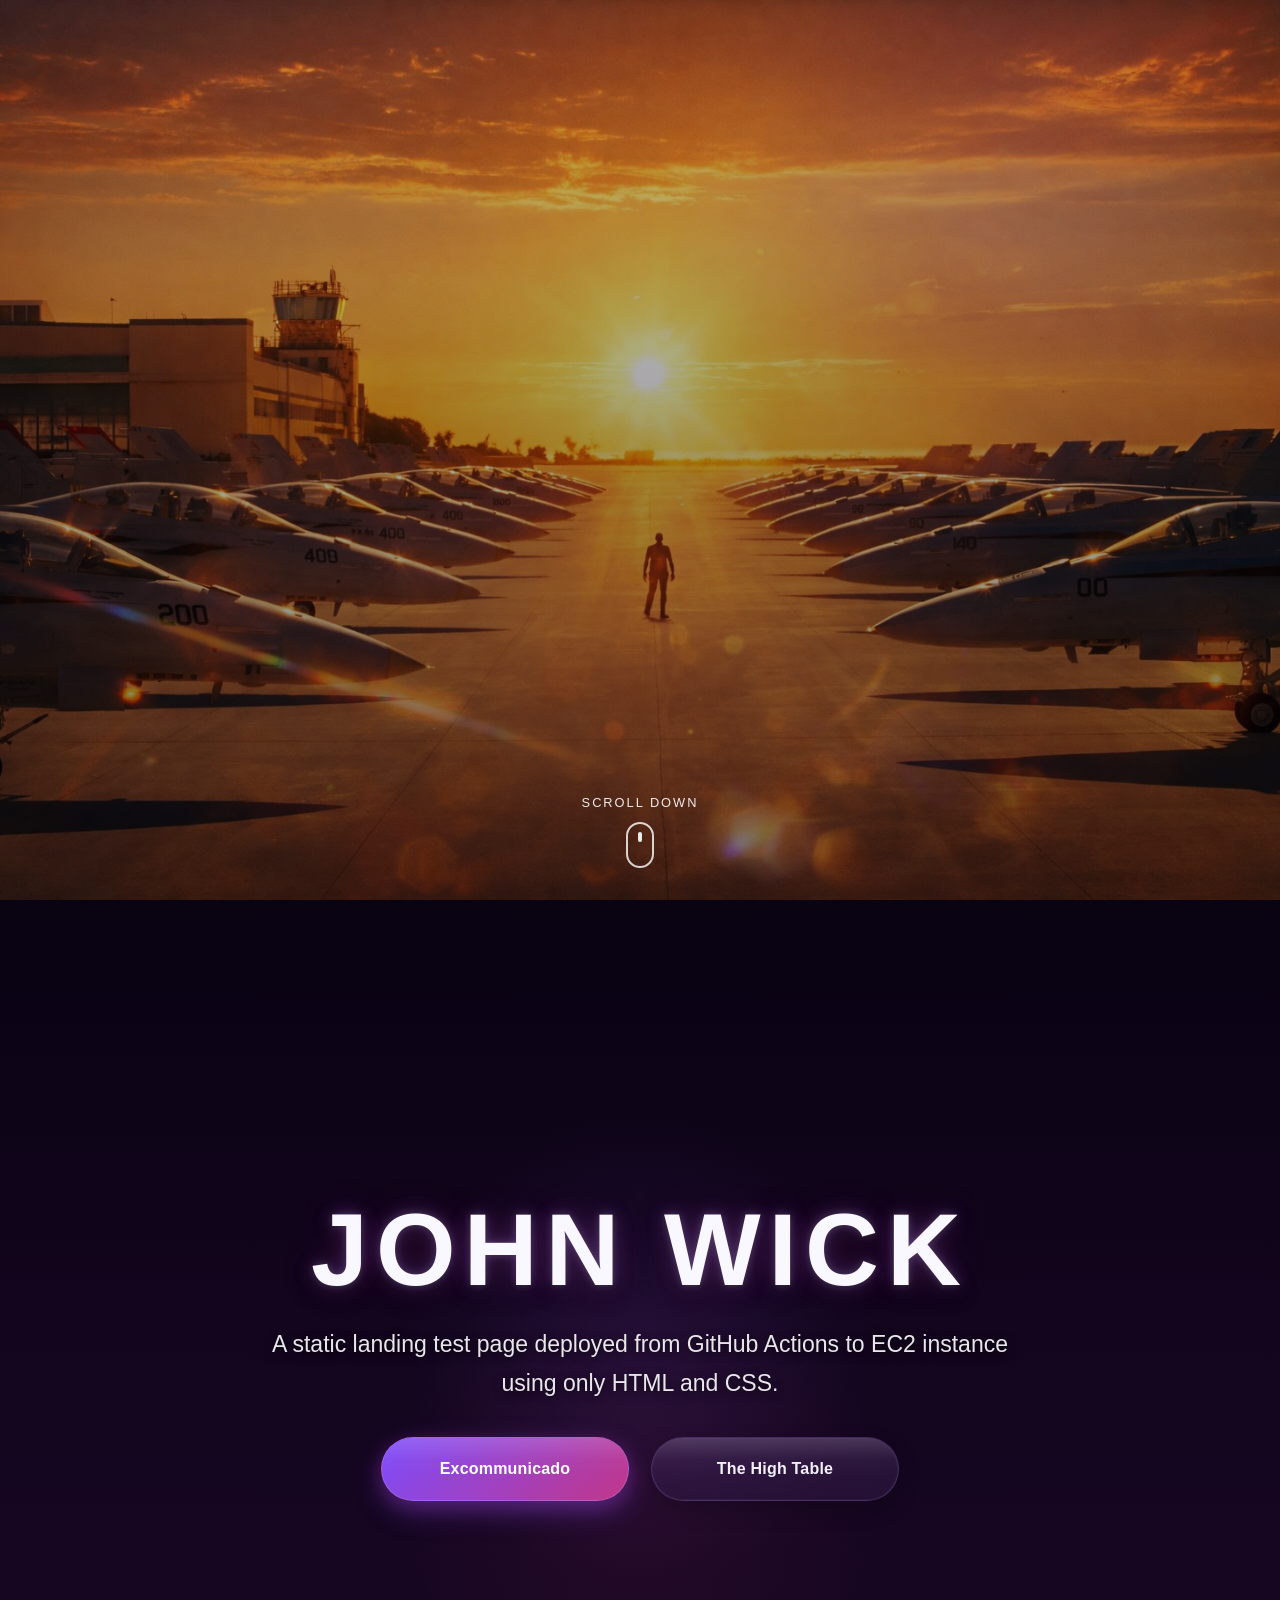
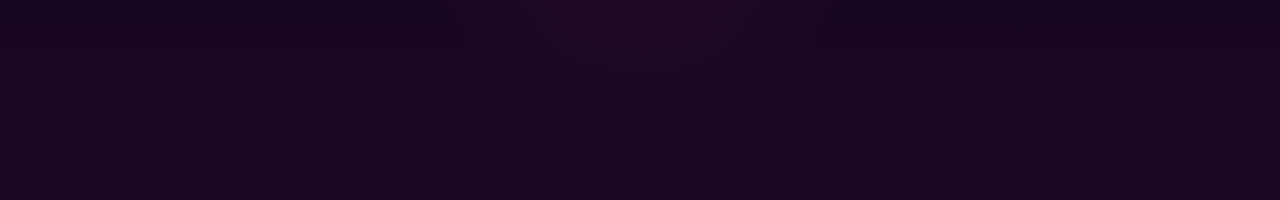
<file: Top-gun/index.html>
<!DOCTYPE html>
<html lang="en"> 
<head> 
  <meta charset="UTF-8" /> 
  <meta name="viewport" content="width=device-width, initial-scale=1.0" /> 
  <title>John Wick Landing Page</title>
  <link rel="stylesheet" href="style.css" />
</head> 
<body>
  <section class="hero-image">
    <div class="hero-overlay"></div>

    <div class="scroll-indicator">
      <span>Scroll Down</span>
      <div class="mouse">
        <div class="wheel"></div>
      </div>
    </div>
  </section>

  <section class="hero-content">
    <div class="content">
      <h1 class="title">John Wick</h1>
      <p class="subtitle">
        A static landing test page deployed from GitHub Actions to EC2 instance
        using only HTML and CSS.
      </p>

      <div class="actions">
        <a href="excommunicado.html" class="btn primary">Excommunicado</a>
        <a href="high-table.html" class="btn secondary">The High Table</a>
      </div>
    </div>
  </section>
</body>
</html>
</file>
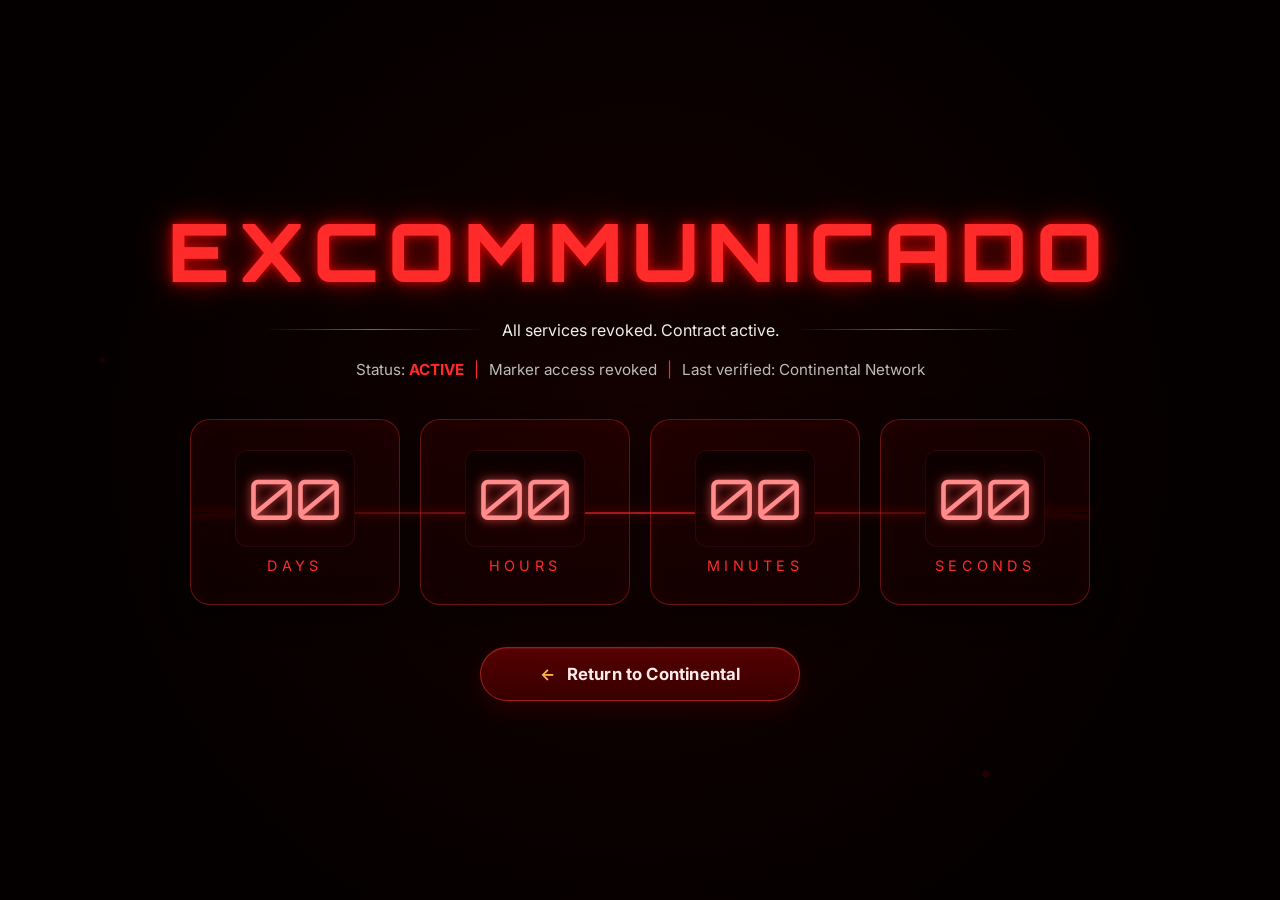
<file: Top-gun/excommunicado.html>
<!DOCTYPE html>
<html lang="en">
<head>
<meta charset="UTF-8">
<meta name="viewport" content="width=device-width, initial-scale=1.0">
<title>Excommunicado</title>
<link rel="stylesheet" href="excommunicado.css">
</head>

<body>

<div class="background-grid"></div>
<div class="background-noise"></div>

<main class="page-shell">

<section class="page-content">

<h1 class="title">EXCOMMUNICADO</h1>

<div class="subtitle-row">
<span class="line"></span>
<p class="subtitle">All services revoked. Contract active.</p>
<span class="line"></span>
</div>

<p class="meta">
<span>Status: <strong>ACTIVE</strong></span>
<span class="divider">|</span>
<span>Marker access revoked</span>
<span class="divider">|</span>
<span>Last verified: Continental Network</span>
</p>


<!-- TIMER WRAPPER -->
<div class="timer-wrapper">

<div class="scan-line"></div>

<section class="countdown">

<div class="time-card">
<div class="digit-frame">
<span id="days">10</span>
</div>
<p>DAYS</p>
</div>

<div class="time-card">
<div class="digit-frame">
<span id="hours">06</span>
</div>
<p>HOURS</p>
</div>

<div class="time-card">
<div class="digit-frame">
<span id="minutes">22</span>
</div>
<p>MINUTES</p>
</div>

<div class="time-card">
<div class="digit-frame">
<span id="seconds">53</span>
</div>
<p>SECONDS</p>
</div>

</section>
</div>

<div class="actions">
  <a href="index.html" class="return-btn">
    <span class="arrow">←</span>
    <span>Return to Continental</span>
  </a>
</div>

</section>
</main>

<script src="excommunicado.js"></script>

</body>
</html>
</file>
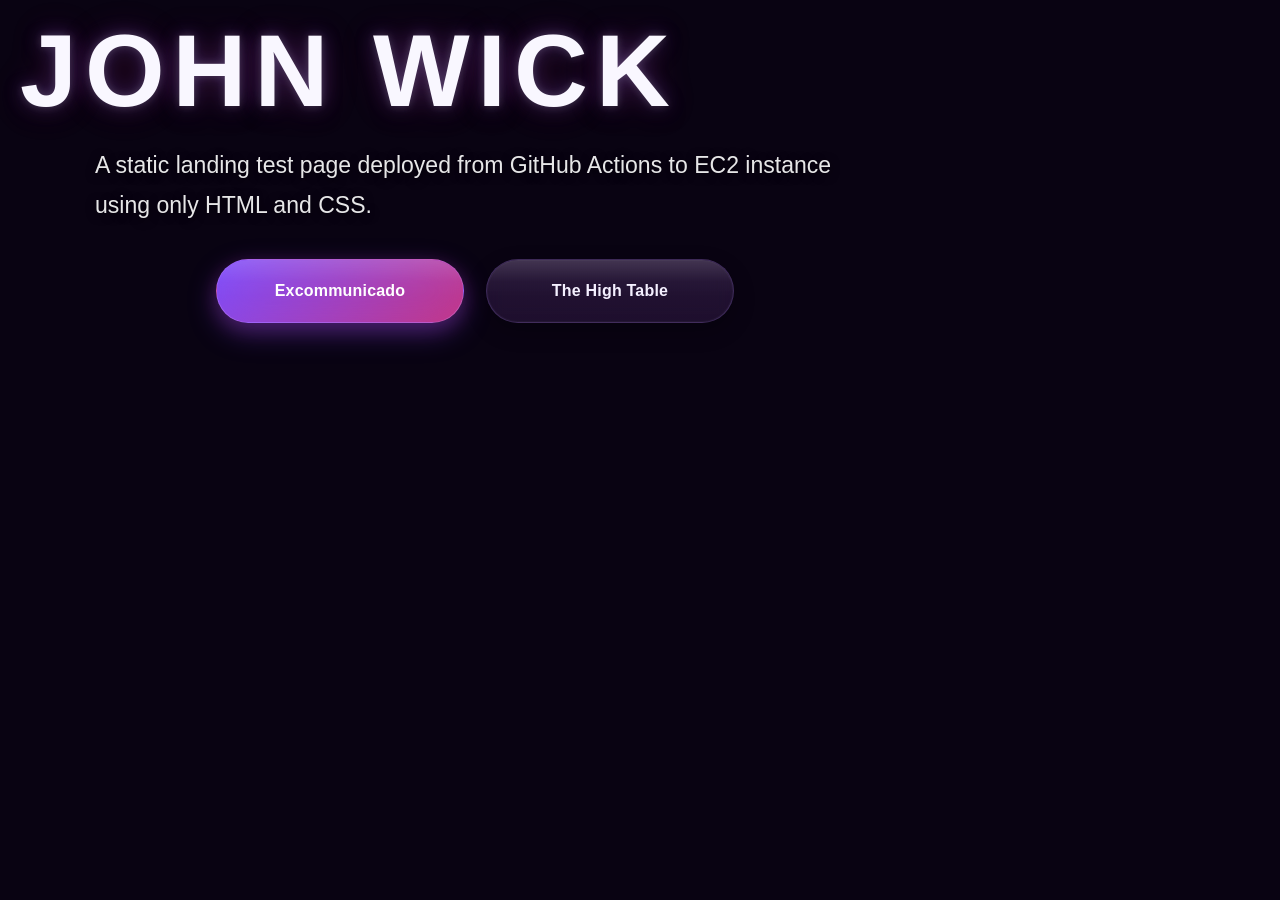
<file: Top-gun/inde.html>
<!DOCTYPE html> 
<html lang="en"> 
<head>
  <meta charset="UTF-8" />
  <meta name="viewport" content="width=device-width, initial-scale=1.0" />
  <title>Baba Yaga is here...</title>
  <link rel="stylesheet" href="style.css" />
</head>
<body> 
  <div class="overlay"></div>

  <main class="hero">
    <div class="content">
      <h1 class="title">John Wick</h1>
      <p class="subtitle">
          A static landing test page deployed from GitHub
        Actions to EC2 instance using only HTML and CSS.
      </p>

      <div class="actions">
        <a href="#" class="btn primary">Excommunicado</a>
        <a href="#" class="btn secondary">The High Table</a>
      </div>
    </div>
  </main>
</body>
</html>
</file>
<file: Top-gun/style.css>
/* Reset */
* {
  margin: 0;
  padding: 0;
  box-sizing: border-box;
}

html { 
  scroll-behavior: smooth;
}

body {
  font-family: Arial, Helvetica, sans-serif;
  background: #090312;
  color: #ffffff;
  overflow-x: hidden;
}

/* First screen: image only */
.hero-image {
  position: relative;
  min-height: 100vh;
  background:
    linear-gradient(rgba(7, 2, 15, 0.12), rgba(7, 2, 15, 0.28)),
    url("assets/JW.jpg") no-repeat center center/cover;
  display: flex;
  align-items: flex-end;
  justify-content: center;
}

/* Soft overlay to preserve image visibility */
.hero-overlay {
  position: absolute;
  inset: 0;
  background:
    linear-gradient(to bottom, rgba(0, 0, 0, 0.08), rgba(0, 0, 0, 0.32)),
    radial-gradient(circle at 78% 26%, rgba(120, 70, 255, 0.12), transparent 28%),
    radial-gradient(circle at 50% 70%, rgba(255, 80, 50, 0.10), transparent 30%);
  pointer-events: none;
}

/* Scroll indicator */
.scroll-indicator {
  position: relative;
  z-index: 2;
  margin-bottom: 32px;
  display: flex;
  flex-direction: column;
  align-items: center;
  gap: 12px;
  color: rgba(255, 255, 255, 0.9);
  letter-spacing: 2px;
  font-size: 0.8rem;
  text-transform: uppercase;
  animation: fadeIndicator 2s ease-in-out infinite;
}

.mouse {
  width: 28px;
  height: 46px;
  border: 2px solid rgba(255, 255, 255, 0.8);
  border-radius: 20px;
  position: relative;
}

.wheel {
  width: 4px;
  height: 10px;
  background: rgba(255, 255, 255, 0.9);
  border-radius: 10px;
  position: absolute;
  top: 8px;
  left: 50%;
  transform: translateX(-50%);
  animation: wheelMove 1.6s ease-in-out infinite;
}

/* Second screen: revealed content */
.hero-content {
  min-height: 100vh;
  display: flex;
  align-items: center;
  justify-content: center;
  text-align: center;
  padding: 60px 20px;
  background:
    linear-gradient(to bottom, #090312 0%, #12051d 45%, #1b0726 100%);
  position: relative;
}

.hero-content::before {
  content: "";
  position: absolute;
  inset: 0;
  background:
    radial-gradient(circle at center, rgba(140, 90, 255, 0.10), transparent 30%),
    radial-gradient(circle at center 65%, rgba(220, 60, 120, 0.08), transparent 28%);
  pointer-events: none;
}

.content {
  position: relative;
  z-index: 1;
  max-width: 950px;
  padding: 20px;
  animation: fadeUp 1.2s ease;
}

/* Title */
.title {
  font-size: clamp(3rem, 8vw, 6.5rem);
  font-weight: 900;
  letter-spacing: 8px;
  text-transform: uppercase;
  line-height: 1;
  margin-bottom: 24px;
  color: #f9f7ff;
  text-shadow:
    0 0 8px rgba(255, 255, 255, 0.18),
    0 0 20px rgba(136, 90, 255, 0.30),
    0 0 36px rgba(210, 50, 120, 0.22),
    0 6px 18px rgba(0, 0, 0, 0.7);
  animation: titlePulse 3.8s ease-in-out infinite;
}

/* Subtitle */
.subtitle {
  max-width: 760px;
  margin: 0 auto 34px;
  font-size: clamp(1rem, 1.8vw, 1.45rem);
  line-height: 1.7;
  font-weight: 500;
  color: rgba(255, 255, 255, 0.9);
  text-shadow: 0 2px 10px rgba(0, 0, 0, 0.7);
}

/* Buttons */
.actions {
  display: flex;
  justify-content: center;
  align-items: center;
  gap: 22px;
  flex-wrap: wrap;
  margin-top: 8px;
}

.btn {
  display: inline-flex;
  align-items: center;
  justify-content: center;
  min-width: 248px;
  height: 64px;
  padding: 0 34px;
  border-radius: 999px;
  text-decoration: none;
  font-size: 1rem;
  font-weight: 800;
  letter-spacing: 0.2px;
  cursor: pointer;
  position: relative;
  overflow: hidden;
  transition:
    transform 0.3s ease,
    box-shadow 0.3s ease,
    background 0.3s ease,
    border-color 0.3s ease,
    color 0.3s ease;
  backdrop-filter: blur(10px);
  -webkit-backdrop-filter: blur(10px);
}

/* Excommunicado button */
.primary {
  position: relative;
  color: #ffffff;
  border: 1px solid rgba(205, 145, 255, 0.35);
  background: linear-gradient(135deg, #7c4dff 0%, #c43786 100%);
  box-shadow:
    0 10px 28px rgba(120, 70, 255, 0.35),
    0 6px 20px rgba(196, 55, 134, 0.25);
}

.primary::after {
  content: "";
  position: absolute;
  inset: -6px;
  border-radius: inherit;
  background: linear-gradient(135deg, #7c4dff, #c43786);
  filter: blur(16px);
  opacity: 0.45;
  z-index: -1;
  transition: opacity 0.3s ease;
}

.primary:hover {
  transform: translateY(-3px) scale(1.03);
}

.primary:hover::after {
  opacity: 0.75;
}

/* The High Table button */
.secondary {
  color: #f4f0ff;
  border: 1px solid rgba(180, 145, 255, 0.20);
  background: linear-gradient(
    180deg,
    rgba(74, 44, 102, 0.42) 0%,
    rgba(46, 24, 66, 0.58) 100%
  );
  box-shadow:
    0 0 0 1px rgba(255, 255, 255, 0.03) inset,
    0 8px 22px rgba(0, 0, 0, 0.24);
}

.secondary:hover {
  transform: translateY(-2px);
}

/* Optional subtle shine */
.btn::before {
  content: "";
  position: absolute;
  inset: 0;
  border-radius: inherit;
  background: linear-gradient(
    to bottom,
    rgba(255, 255, 255, 0.14),
    rgba(255, 255, 255, 0.02) 35%,
    transparent 60%
  );
  pointer-events: none;
}

/* Animations */
@keyframes fadeUp {
  from {
    opacity: 0;
    transform: translateY(28px);
  }
  to {
    opacity: 1;
    transform: translateY(0);
  }
}

@keyframes titlePulse {
  0%, 100% {
    transform: scale(1);
    text-shadow:
      0 0 8px rgba(255, 255, 255, 0.18),
      0 0 20px rgba(136, 90, 255, 0.30),
      0 0 36px rgba(210, 50, 120, 0.22),
      0 6px 18px rgba(0, 0, 0, 0.7);
  }
  50% {
    transform: scale(1.02);
    text-shadow:
      0 0 10px rgba(255, 255, 255, 0.24),
      0 0 24px rgba(150, 100, 255, 0.38),
      0 0 44px rgba(220, 60, 130, 0.30),
      0 6px 20px rgba(0, 0, 0, 0.82);
  }
}

@keyframes wheelMove {
  0% {
    opacity: 1;
    top: 8px;
  }
  50% {
    opacity: 0.6;
    top: 16px;
  }
  100% {
    opacity: 1;
    top: 8px;
  }
}

@keyframes fadeIndicator {
  0%, 100% {
    opacity: 0.65;
  }
  50% {
    opacity: 1;
  }
}

/* Responsive */
@media (max-width: 768px) {
  .title {
    letter-spacing: 4px;
  }

  .subtitle {
    font-size: 1rem;
    line-height: 1.6;
  }

  .actions {
    flex-direction: column;
    align-items: center;
    gap: 16px;
  }

  .btn {
    width: 240px;
    min-width: 240px;
    height: 60px;
    text-align: center;
  }

  .scroll-indicator {
    margin-bottom: 24px;
  }
}
</file>
<file: Top-gun/excommunicado.css>
@import url('https://fonts.googleapis.com/css2?family=Orbitron:wght@500;700;800&family=Inter:wght@400;500;600;700&display=swap'); 

*{
margin:0;
padding:0;
box-sizing:border-box;
}

body{
font-family:'Inter',sans-serif;
background:
radial-gradient(circle at center, rgba(90,0,0,0.18) 0%, rgba(5,0,0,1) 70%),
linear-gradient(180deg,#070000 0%,#030000 100%);
color:#f6e8e8;
min-height:100vh;
overflow-x:hidden;
position:relative;
}

.page-shell{
min-height:100vh;
display:flex;
align-items:center;
justify-content:center;
padding:40px 24px;
}

.page-content{
width:min(1100px,100%);
text-align:center;
margin:auto;
}

/* TITLE — slightly reduced */

.title{
font-family:'Orbitron',sans-serif;
font-size:clamp(2.8rem,6.3vw,6rem);
font-weight:800;
letter-spacing:.11em;
color:#ff2b2b;
text-shadow:
0 0 10px rgba(255,0,0,.75),
0 0 24px rgba(255,0,0,.52),
0 0 48px rgba(255,0,0,.22);
margin-bottom:10px;
}

.subtitle-row{
margin-top:18px;
display:flex;
align-items:center;
justify-content:center;
gap:18px;
}

.subtitle-row .line{
width:220px;
height:1px;
background:linear-gradient(to right,transparent,#ff2b2b,transparent);
}

.subtitle{
font-size:1rem;
color:#eee;
}

.meta{
margin-top:20px;
font-size:.95rem;
color:#bbb;
display:flex;
justify-content:center;
gap:10px;
flex-wrap:wrap;
}

.meta strong{
color:#ff2b2b;
}

.divider{
color:#ff2b2b;
}

/* TIMER WRAPPER */

.timer-wrapper{
position:relative;
width:100%;
max-width:900px;
margin:40px auto 0;
}

/* SCAN LINE ONLY INSIDE TIMER AREA */

.scan-line{
position:absolute;
top:50%;
left:0;
right:0;
height:2px;
background:linear-gradient(to right,transparent,#ff2b2b,transparent);
box-shadow:
0 0 10px rgba(255,0,0,.7),
0 0 25px rgba(255,0,0,.3);
animation:sweep 4s ease-in-out infinite;
opacity:.8;
z-index:1;
}

/* TIMER GRID */

.countdown{
display:grid;
grid-template-columns:repeat(4,1fr);
gap:20px;
position:relative;
z-index:2;
}

.time-card{
background:linear-gradient(180deg,rgba(120,0,0,.13),rgba(30,0,0,.3));
border:1px solid rgba(255,50,50,.35);
border-radius:20px;
padding:30px 15px;
box-shadow:
inset 0 0 24px rgba(255,0,0,.05),
0 10px 30px rgba(0,0,0,.45);
}

.digit-frame{
width:120px;
margin:auto;
padding:12px;
border-radius:12px;
background:linear-gradient(180deg,rgba(12,0,0,.95),rgba(28,0,0,.92));
border:1px solid rgba(255,70,70,.1);
}

.digit-frame span{
font-family:'Orbitron',sans-serif;
font-size:3.5rem;
color:#ff8b8b;
text-shadow:
0 0 8px rgba(255,100,100,.7),
0 0 18px rgba(255,0,0,.28);
}

.time-card p{
margin-top:10px;
font-size:.9rem;
letter-spacing:.3em;
color:#ff2b2b;
}

/* BUTTON */

.actions {
  margin-top: 42px;
  display: flex;
  justify-content: center;
}

.return-btn {
  display: inline-flex;
  align-items: center;
  gap: 12px;
  padding: 16px 30px;
  min-width: 320px;
  justify-content: center;
  border-radius: 999px;
  text-decoration: none;
  font-size: 1.05rem;
  font-weight: 700;
  letter-spacing: 0.01em;
  color: #ffeaea;
  background: linear-gradient(180deg, rgba(92, 0, 0, 0.92) 0%, rgba(58, 0, 0, 0.96) 100%);
  border: 1px solid rgba(255, 72, 72, 0.45);
  box-shadow:
    inset 0 1px 0 rgba(255, 120, 120, 0.12),
    0 0 0 1px rgba(255, 30, 30, 0.05),
    0 8px 24px rgba(255, 0, 0, 0.12);
  transition:
    transform 0.25s ease,
    box-shadow 0.25s ease,
    background 0.25s ease,
    border-color 0.25s ease,
    color 0.25s ease;
  position: relative;
  overflow: hidden;
}

.return-btn::before {
  content: "";
  position: absolute;
  inset: 0;
  background: linear-gradient(
    90deg,
    transparent 0%,
    rgba(255, 70, 70, 0.08) 50%,
    transparent 100%
  );
  transform: translateX(-100%);
  transition: transform 0.45s ease;
}

.return-btn:hover {
  transform: translateY(-2px);
  color: #fff5f5;
  border-color: rgba(255, 110, 110, 0.68);
  background: linear-gradient(180deg, rgba(118, 0, 0, 0.96) 0%, rgba(72, 0, 0, 0.98) 100%);
  box-shadow:
    inset 0 1px 0 rgba(255, 145, 145, 0.16),
    0 0 18px rgba(255, 20, 20, 0.18),
    0 10px 30px rgba(255, 0, 0, 0.16);
}

.return-btn:hover::before {
  transform: translateX(100%);
}

.return-btn:active {
  transform: translateY(0);
}

.return-btn .arrow {
  font-size: 1rem;
  color: #ffb347;
  line-height: 1;
  transition: transform 0.25s ease, color 0.25s ease;
}

.return-btn:hover .arrow {
  transform: translateX(-3px);
  color: #ffd27a;
}

@media (max-width: 640px) {
  .return-btn {
    min-width: auto;
    width: 100%;
    padding: 15px 22px;
  }
}

/* EFFECTS */

.background-grid{
position:fixed;
inset:0;
opacity:.18;
background-image:
linear-gradient(rgba(255,0,0,.04) 1px, transparent 1px),
linear-gradient(90deg, rgba(255,0,0,.04) 1px, transparent 1px);
background-size:82px 82px;
}

.background-noise{
position:fixed;
inset:0;
background:
radial-gradient(circle at 8% 40%, rgba(255,0,0,.16) 0 2px, transparent 3px),
radial-gradient(circle at 77% 86%, rgba(255,0,0,.18) 0 3px, transparent 4px);
opacity:.7;
}

@keyframes sweep{
0%,100%{
transform:translateY(-80px);
opacity:.35;
}
50%{
transform:translateY(20px);
opacity:.9;
}
}
</file>
